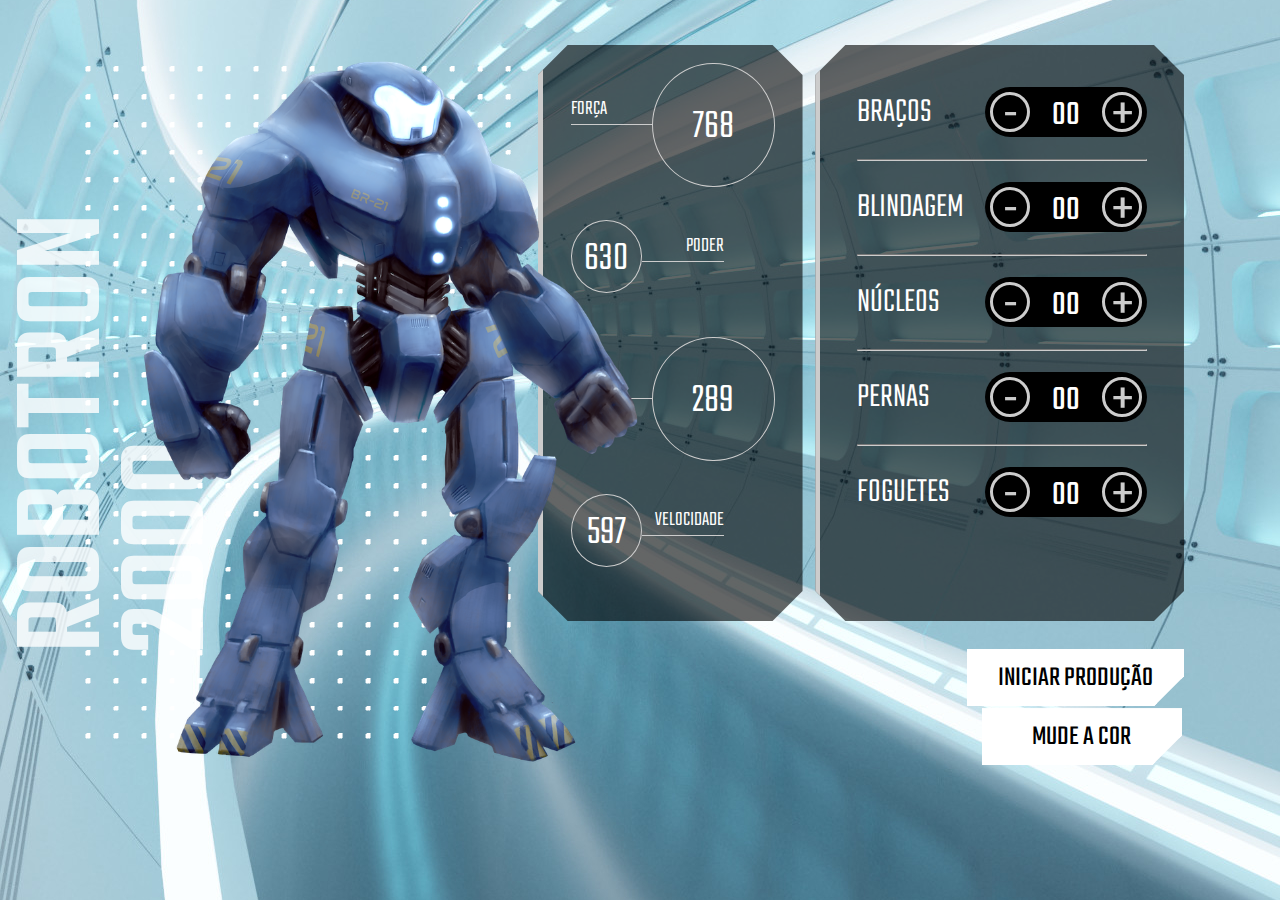
<file: -robotron-2000-projeto_inicial/-robotron-2000-projeto_inicial/index.html>
<!DOCTYPE html>
<html lang="en">
<head>
    <meta charset="UTF-8">
    <meta http-equiv="X-UA-Compatible" content="IE=edge">
    <meta name="viewport" content="width=device-width, initial-scale=1.0">
    <link rel="shortcut icon" type="image/jpg" href="img/favicon.ico"/>
    <title>Robotron 2000</title>

    <link rel="stylesheet" href="css/style.css">
    <link rel="preconnect" href="https://fonts.googleapis.com">
    <link rel="preconnect" href="https://fonts.gstatic.com" crossorigin>
    <link href="https://fonts.googleapis.com/css2?family=Teko:wght@300;500&display=swap" rel="stylesheet"> 

    <script src="./js/main.js" defer></script>
</head>
<body>
    <main>
        <section class="robotron">
            <img class="robo" src="img/robotron.png" alt="Robotron">
            <figcaption class="titulo">ROBOTRON <br>2000</figcaption>
        </section>

        <section class="box estatisticas">
            <div class="estatistica">
                <p class="estatistica-titulo">Força</p>
                <div class="estatistica-valor">
                    <p class="estatistica-numero" data-estatistica="forca">768</p>
                </div>
            </div>
            <div class="estatistica">
                <p class="estatistica-titulo">Poder</p>
                <div class="estatistica-valor">
                    <p class="estatistica-numero" data-estatistica="poder">630</p>
                </div>
            </div>
            <div class="estatistica">
                <p class="estatistica-titulo">Energia</p>
                <div class="estatistica-valor">
                    <p class="estatistica-numero" data-estatistica="energia">289</p>
                </div>
            </div>
            <div class="estatistica">
                <p class="estatistica-titulo">Velocidade</p>
                <div class="estatistica-valor">
                    <p class="estatistica-numero" data-estatistica="velocidade">597</p>
                </div>
            </div>
        </section>

        <section class="equipamentos">
            <form action="" class="montador">
                <div class="box montador-conteudo">
                    <div class="peca">
                        <label for="" class="peca-titulo">Braços</label>
                        <div class="controle">
                            <buttom class="controle-ajuste" id="subtrair" data-controle="-" data-peca="bracos">-</buttom>
                            <input type="text" class="controle-contador" value="00" data-contador>
                            <buttom class="controle-ajuste" id="somar" data-controle="+" data-peca="bracos">+</buttom>
                        </div>
                    </div>
                    <hr class="linha">
                    <div class="peca">
                        <label for="" class="peca-titulo">Blindagem</label>
                        <div class="controle">
                            <buttom class="controle-ajuste" data-controle="-" data-peca="blindagem">-</buttom>
                            <input type="text" class="controle-contador" value="00" data-contador>
                            <buttom class="controle-ajuste" data-controle="+" data-peca="blindagem">+</buttom>
                        </div>
                    </div>
                    <hr class="linha">
                    <div class="peca">
                        <label for="" class="peca-titulo">Núcleos</label>
                        <div class="controle">
                            <buttom class="controle-ajuste" data-controle="-" data-peca="nucleos">-</buttom>
                            <input type="text" class="controle-contador" value="00" data-contador>
                            <buttom class="controle-ajuste" data-controle="+" data-peca="nucleos">+</buttom>
                        </div>
                    </div>
                    <hr class="linha">
                    <div class="peca">
                        <label for="" class="peca-titulo">Pernas</label>
                        <div class="controle">
                            <buttom class="controle-ajuste" data-controle="-" data-peca="pernas">-</buttom>
                            <input type="text" class="controle-contador" value="00" data-contador>
                            <buttom class="controle-ajuste" data-controle="+" data-peca="pernas">+</buttom>
                        </div>
                    </div>
                    <hr class="linha">
                    <div class="peca">
                        <label for="" class="peca-titulo">Foguetes</label>
                        <div class="controle">
                            <buttom class="controle-ajuste" data-controle="-" data-peca="foguetes">-</buttom>
                            <input type="text" class="controle-contador" value="00" data-contador>
                            <buttom class="controle-ajuste" data-controle="+" data-peca="foguetes">+</buttom>
                        </div>
                    </div>
                </div>
                    <input type="submit" value="Iniciar produção" class="producao" id="producao">
                    <input type="button" value="Mude a Cor" class="alterar producao" id="mudarCor">
                </div>
            </form>
        </section>
    </main>
</body>
</html>
</file>
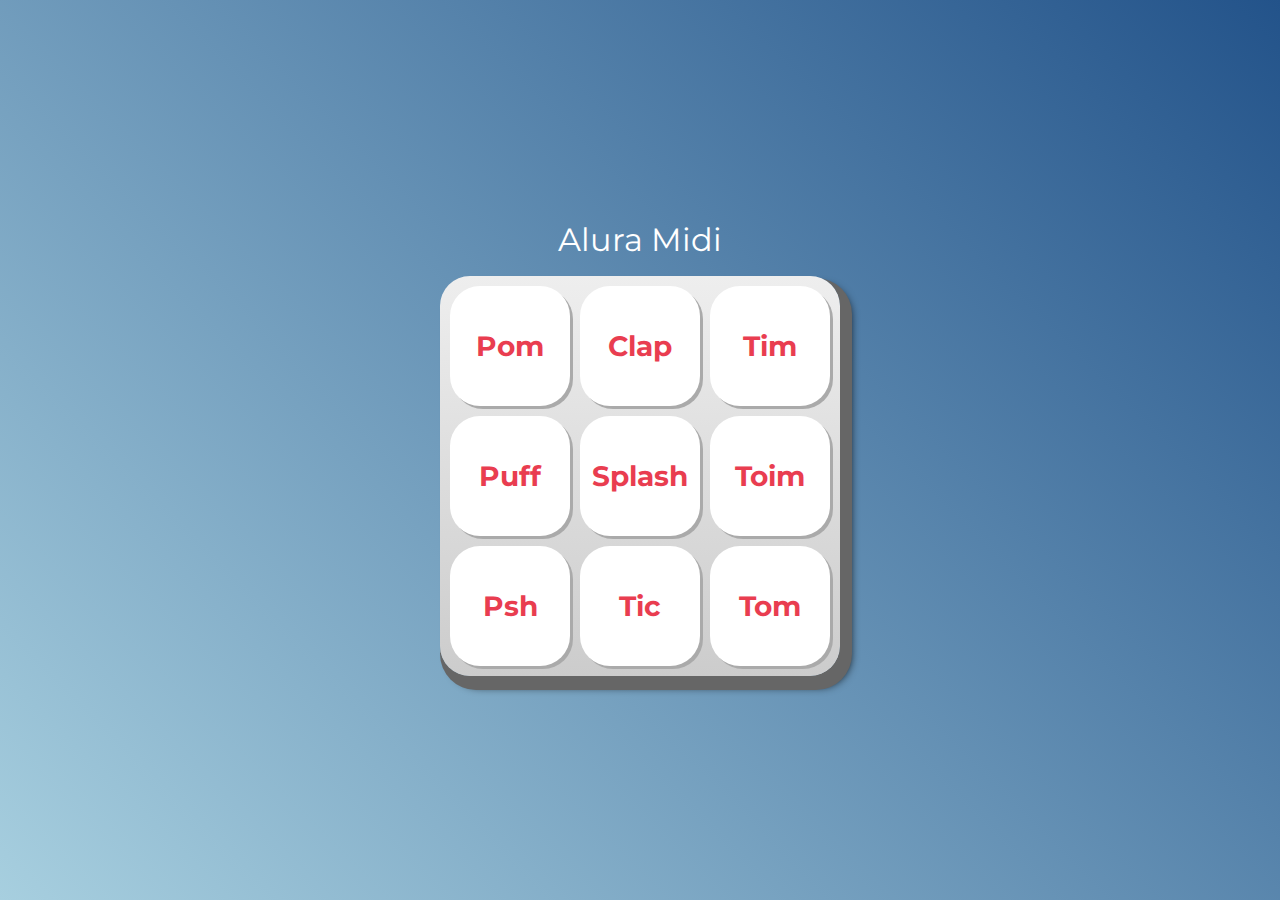
<file: aluramidi-cursoAlura/aluramidi-curso-arquivos-iniciais/index.html>
<!DOCTYPE html>
<html lang="pt-BR">
<head>
    <meta charset="UTF-8">
    <meta http-equiv="X-UA-Compatible" content="IE=edge">
    <meta name="viewport" content="width=device-width, initial-scale=1.0">

    <title>Alura MIDI</title>

    <link rel="preconnect" href="https://fonts.googleapis.com">
    <link rel="preconnect" href="https://fonts.gstatic.com" crossorigin>
    <link href="https://fonts.googleapis.com/css2?family=Montserrat:wght@500;600&display=swap" rel="stylesheet">

    <link rel="icon" type="image/png" href="images/bateria.png">
    <link rel="stylesheet" href="css/reset.css">
    <link rel="stylesheet" href="css/estilos.css">

    <script src="main.js" defer></script>

</head>
<body>

    <h1>Alura Midi</h1>

    <section class="teclado">
        <button class="tecla tecla_pom">Pom</button>
        <button class="tecla tecla_clap">Clap</button>
        <button class="tecla tecla_tim">Tim</button>

        <button class="tecla tecla_puff">Puff</button>
        <button class="tecla tecla_splash">Splash</button>
        <button class="tecla tecla_toim">Toim</button>

        <button class="tecla tecla_psh">Psh</button>
        <button class="tecla tecla_tic">Tic</button>
        <button class="tecla tecla_tom">Tom</button>
    </section>

    <audio src="sounds/keyq.wav" id="som_tecla_pom"></audio>
    <audio src="sounds/keyw.wav" id="som_tecla_clap"></audio>
    <audio src="sounds/keye.wav" id="som_tecla_tim"></audio>
    <audio src="sounds/keya.wav" id="som_tecla_puff"></audio>
    <audio src="sounds/keys.wav" id="som_tecla_splash"></audio>
    <audio src="sounds/keyd.wav" id="som_tecla_toim"></audio>
    <audio src="sounds/keyz.wav" id="som_tecla_psh"></audio>
    <audio src="sounds/keyx.wav" id="som_tecla_tic"></audio>
    <audio src="sounds/keyc.wav" id="som_tecla_tom"></audio>

</body>
</html>
</file>
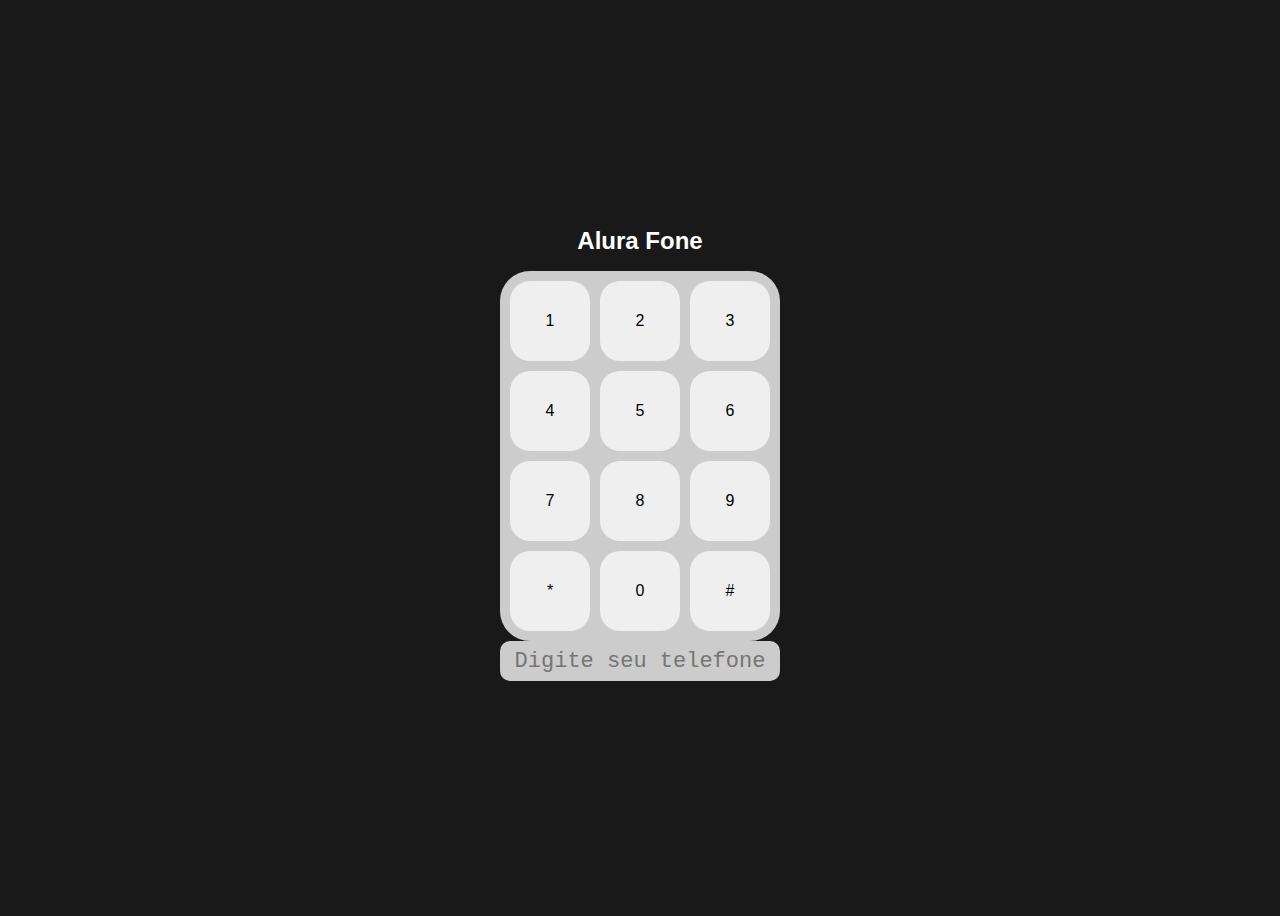
<file: exercicios/ex001/index.html>
<!DOCTYPE html>
<html lang="en">
<head>
    <meta charset="UTF-8">
    <meta http-equiv="X-UA-Compatible" content="IE=edge">
    <meta name="viewport" content="width=device-width, initial-scale=1.0">
    <title>ex001 - Alura</title>
    <link rel="stylesheet" href="style.css">
</head>
<body>
    <h1> Alura Fone </h1>
 <section class="teclado">
    <input type="button" value="1">
    <input type="button" value="2">
    <input type="button" value="3">
    <input type="button" value="4">
    <input type="button" value="5">
    <input type="button" value="6">
    <input type="button" value="7">
    <input type="button" value="8">
    <input type="button" value="9">
    <input type="button" value="*">
    <input type="button" value="0">
    <input type="button" value="#">
  </section>
  <input type="tel" placeholder="Digite seu telefone">
</body>
</html>
</file>
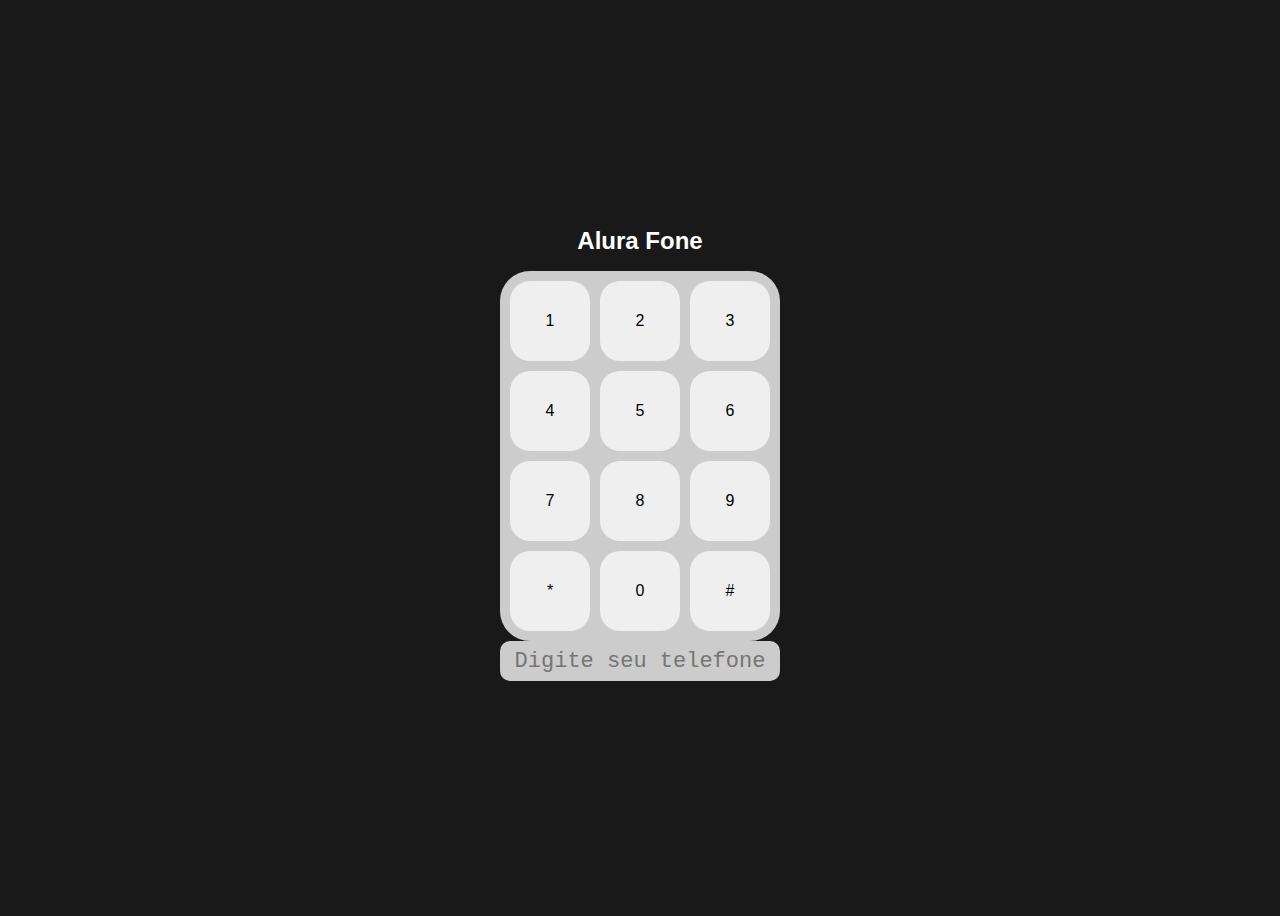
<file: exercicios/ex002/index.html>
<!DOCTYPE html>
<html lang="en">
<head>
    <meta charset="UTF-8">
    <meta http-equiv="X-UA-Compatible" content="IE=edge">
    <meta name="viewport" content="width=device-width, initial-scale=1.0">
    <title>ex001 - Alura</title>
    <link rel="stylesheet" href="style.css">
    <script src="main.js" defer></script>
</head>
<body>
    <h1> Alura Fone </h1>
 <section class="teclado">
    <input type="button" value="1">
    <input type="button" value="2">
    <input type="button" value="3">
    <input type="button" value="4">
    <input type="button" value="5">
    <input type="button" value="6">
    <input type="button" value="7">
    <input type="button" value="8">
    <input type="button" value="9">
    <input type="button" value="*">
    <input type="button" value="0">
    <input type="button" value="#">
  </section>
  <input type="tel" placeholder="Digite seu telefone">
</body>
</html>
</file>
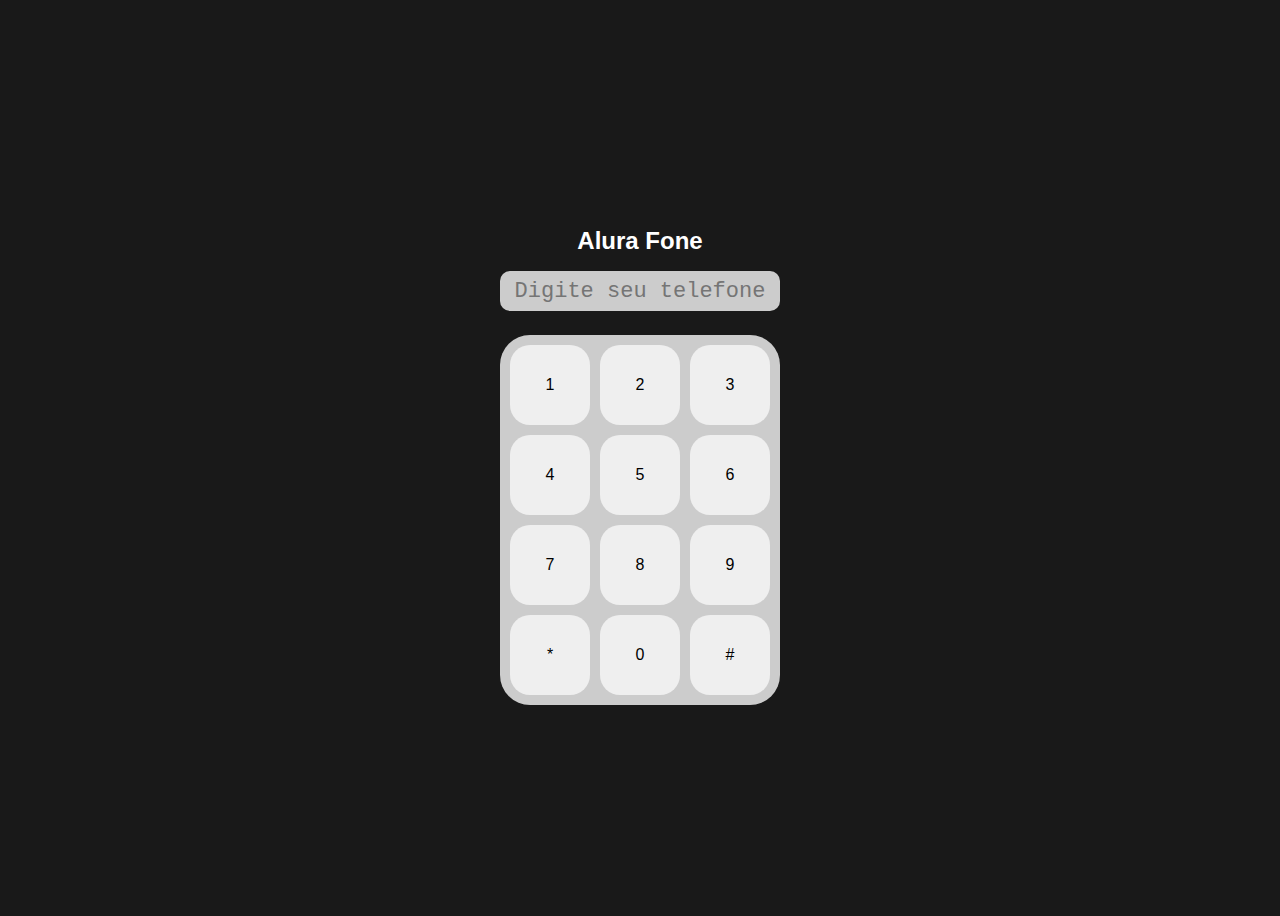
<file: exercicios/ex003/index.html>
<!DOCTYPE html>
<html lang="en">
<head>
    <meta charset="UTF-8">
    <meta http-equiv="X-UA-Compatible" content="IE=edge">
    <meta name="viewport" content="width=device-width, initial-scale=1.0">
    <title>ex003 - Alura </title>
    <link rel="stylesheet" href="styles.css">
    <script src="main.js" defer></script>
</head>
<body>
    <h1> Alura Fone </h1>
<input type="tel" placeholder="Digite seu telefone">
 <section class="teclado">
   <input type="button" value="1">
    <input type="button" value="2">
    <input type="button" value="3">
    <input type="button" value="4">
    <input type="button" value="5">
    <input type="button" value="6">
    <input type="button" value="7">
    <input type="button" value="8">
    <input type="button" value="9">
    <input type="button" value="*">
    <input type="button" value="0">
    <input type="button" value="#">
  </section>
  
</body>
</html>
</file>
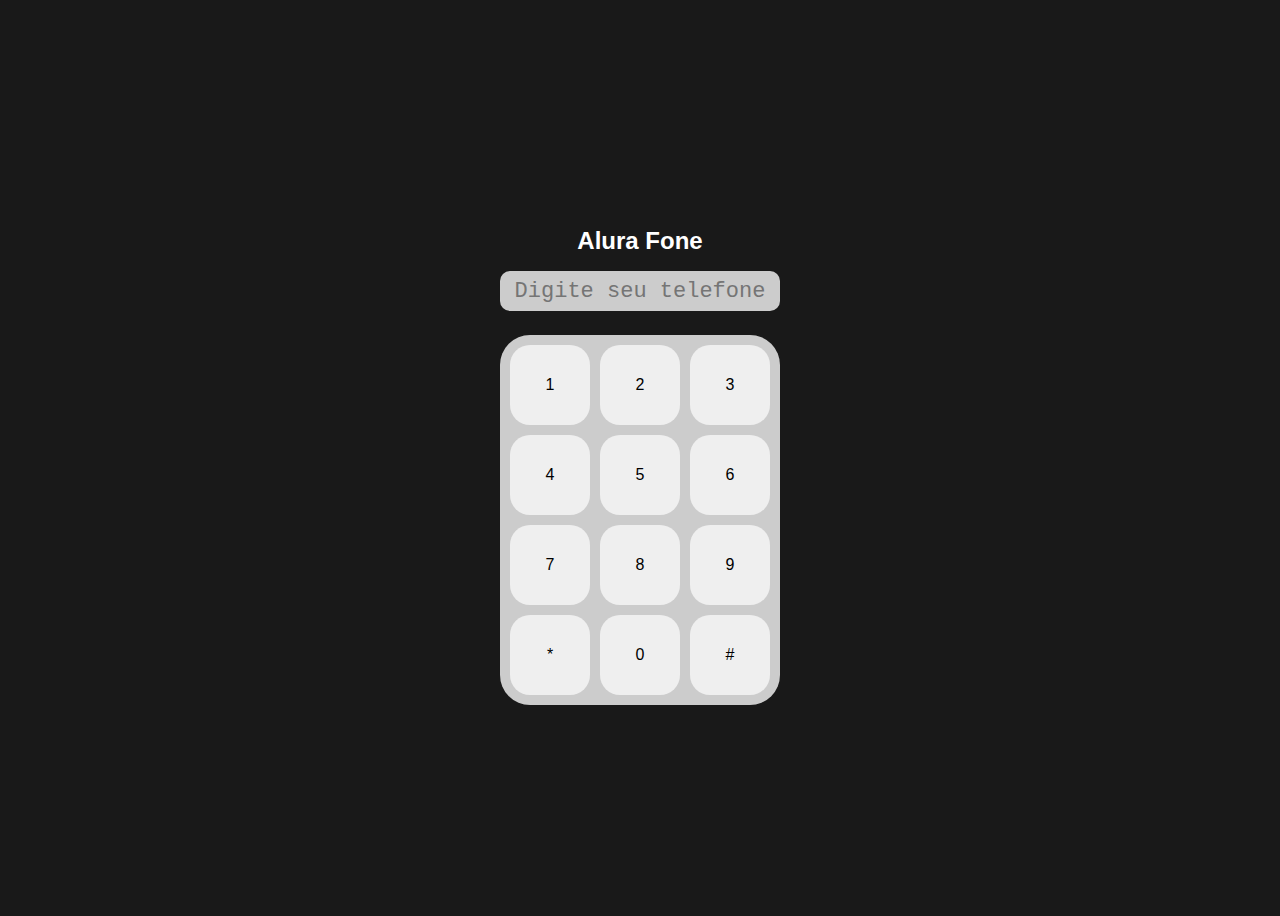
<file: exercicios/ex004/index.html>
<!DOCTYPE html>
<html lang="en">
<head>
    <meta charset="UTF-8">
    <meta http-equiv="X-UA-Compatible" content="IE=edge">
    <meta name="viewport" content="width=device-width, initial-scale=1.0">
    <title>ex004 - Alura</title>
    <link rel="stylesheet" href="style.css">
    <script src="main.js" defer></script>
</head>
<body>
  <h1> Alura Fone </h1>
  <input type="tel" placeholder="Digite seu telefone">
   <section class="teclado">
     <input type="button" value="1">
      <input type="button" value="2">
      <input type="button" value="3">
      <input type="button" value="4">
      <input type="button" value="5">
      <input type="button" value="6">
      <input type="button" value="7">
      <input type="button" value="8">
      <input type="button" value="9">
      <input type="button" value="*">
      <input type="button" value="0">
      <input type="button" value="#">
    </section>  
</body>
</html>
</file>
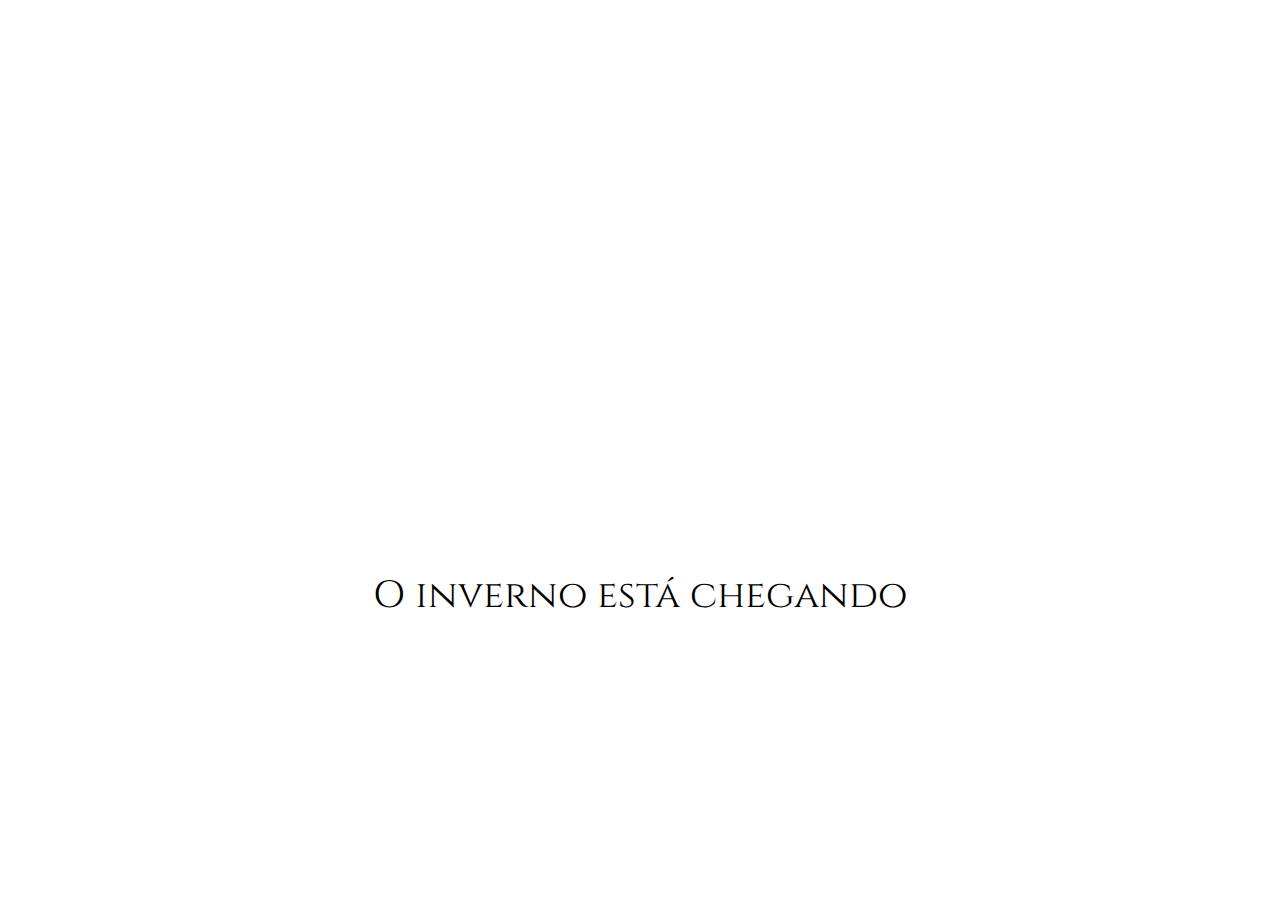
<file: exercicios/ex005/index.html>
<!DOCTYPE html>
<html lang="en" >
<head>
  <meta charset="UTF-8">
  <title>Manipulando o DOM - Aula 1</title>
  <link rel="stylesheet" href="./style.css">
</head>
<body>

<!-- fonte  --> 
<link rel="preconnect" href="https://fonts.googleapis.com"> 
<link rel="preconnect" href="https://fonts.gstatic.com" crossorigin>
<link href="https://fonts.googleapis.com/css2?family=Cinzel:wght@600&display=swap" rel="stylesheet">
<!-- fonte  -->

<section class="container">
<div class="trono"></div>
<p id="texto">O inverno está chegando</p>
</section>

</body>
</html>
</file>
<file: -robotron-2000-projeto_inicial/-robotron-2000-projeto_inicial/css/style.css>
:root {
    --main-cinza: #CCCCCC;
    --main-branco: #FFFFFF;
    --main-preto: #000000;
}

* {
    box-sizing: border-box;
}

body {
    background: url(../img/fundo.jpg);
    background-position: center center;
    background-size: cover cover;
    padding: 0;
    margin: 0;
    font-weight: 300;
}

body, input {
    font-family: 'Teko', sans-serif;
}

main {
    width: 80vw;
    height: 80vh;
    margin: 10vh 8vw 10vh 12vw;
    display: flex;
    gap: 1vw;
}

.robotron {
    background: url(../img/estrutura.png) no-repeat;
    background-position: center center;
    margin: 0;
    flex-basis: 40%;
    position: relative;
}

.robo {
    height: 110%;
    z-index: 1;
    position: absolute;
    left: -20%;
    top: -5%;
}

.titulo {
    transform: rotate(180deg);
    font-weight: 500;
    font-size: 130px;
    position: absolute;
    bottom: 7rem;
    left: -3rem;
    line-height: 0.8;
    writing-mode: vertical-rl;
    text-orientation: mixed;
    color: rgba(255,255,255,0.8)
}

.box {
    background: rgba(0,0,0,0.6);
    clip-path: polygon(calc(100% - 30px) 0, 100% 30px, 100% calc(100% - 30px), calc(100% - 30px) 100%, 30px 100%, 0 calc(100% - 30px), 0 30px, 30px 0);
    border-left: 5px solid var(--main-cinza);
    height: 80%;
}

/****************************** Equipamentos *****/

.equipamentos {
    flex-basis: 32%;
}

.montador {
    height: 100%;;
}

.montador-conteudo {
    padding: 2em 10%;
}

.peca {
    padding: 1em 0;
}

.peca-titulo {
    color: var(--main-branco);
    text-transform: uppercase;
    font-size: 2.5em;
}

.controle {
    background: var(--main-preto);
    border-radius: 25px;
    float: right;
    display: inline-flex;
    padding: 5px;
    align-items: center;
    align-self: flex-end;
}

.controle-contador {
    width: 40px;
    height: 35px;
    background: none;
    border: 0;
    margin: 0 1rem;
    color: var(--main-branco);
    text-align: center;
    font-size: 2.5em;
    display: inline-flex;
    align-items: center;
    padding-top: 8px;
}

.controle-ajuste {
    display: inline-block;
    width: 40px;
    height: 40px;
    line-height: 44px;
    border-radius: 50%;
    color: var(--main-cinza);
    font-size: 4em;
    background: var(--main-preto);
    text-align: center;
    border: 3px solid var(--main-cinza);
    cursor: pointer;
}

.linha {
    border-color: var(--main-cinza);
}

.producao {
    margin-top: 1em;
    font-size: 2em;
    text-transform: uppercase;
    padding: 0.2em 1em;
    float: right;
    border: 3px solid var(--main-branco);
    background: var(--main-branco);
    clip-path: polygon(100% 0, 100% calc(100% - 30px), calc(100% - 30px) 100%, 0 100%, 0 0);
    cursor: pointer;
}

.producao:hover, .select_cor select:hover {
    background: var(--main-preto);
    color: var(--main-branco)
}

.alterar {
    margin: 2px;
    width: 200px;
}

/****************************** Estatísticas *****/
.estatisticas {
    flex-basis: 23%;
    padding: 2em 2em 0;
}

.estatistica {
    color: var(--main-branco);
    display: flex;
    align-items: flex-start;
    height: 25%;
}

.estatistica-titulo {
    font-size: 1.5em;
    border-bottom: 1px solid var(--main-cinza);
    flex-basis: 40%;
    text-transform: uppercase;
    order: 1
}

.estatistica-valor {
    flex-basis: 60%;
    position: relative;
    margin: 10px 0 0;
    order: 2;
    margin: -10px 0 0;
}

.estatistica-valor::after {
    content: "";
    display: block;
    padding-bottom: 100%;
    border: 1px solid var(--main-cinza);
    border-radius: 50%;
}

.estatistica-numero {
    position: absolute;
    top: 50%;
    transform: translateY(-46%);
    width: 100%;
    line-height: 100%;
    text-align: center;
    font-size: 3em;
    margin: 0;
}

.estatistica:nth-child(2n) .estatistica-titulo {
    order: 2;
    text-align: right;
}

.estatistica:nth-child(2n) .estatistica-valor {
    order: 1;
    flex-basis: 35%;
    margin: 10px 0 0;
}

@media screen and (max-width: 1600px) {
    body { 
        font-size: 14px;
    }
    main {
        width: 90vw;
        height: 80vh;
        margin: 5vh auto;
    }
}

@media screen and (max-width: 1200px) {
    body { 
        font-size: 13px;
    }

    main {
        width: 96vw;
        height: 80vh;
        margin: 10vh auto;
    }
}
</file>
<file: aluramidi-cursoAlura/aluramidi-curso-arquivos-iniciais/css/estilos.css>
:root {
  --cinza: #aaa;
  --vermelha: #e93d50;
  --vermelha-escura: #af303f;
  --branca: #fff;
  --luz: rgb(229, 255, 0);
}

body {
  align-items: center;
  background: linear-gradient(45deg, #a7cfdf 0%,#23538a 100%);
  display: flex;
  justify-content: center;
  flex-direction: column;
  font-family: 'Montserrat', sans-serif;
  min-height: 100vh;
}

h1 {
  color: var(--branca);
  margin-bottom: 20px;
  font-size: 2rem;
}

.teclado {
  background: linear-gradient(to bottom, #eeeeee 0%,#cccccc 100%);
  box-shadow: 6px 8px 0 6px #666, 10px 10px 10px #000;
  border-radius: 30px;
  display: grid;
  gap: 10px;
  grid-template-columns: repeat(3, 1fr);
  padding: 10px;
}

.tecla {
  background-color: var(--branca);
  border-radius: 30px;
  box-shadow: 3px 3px 0 var(--cinza);
  color: var(--vermelha);
  cursor: pointer;
  height: 120px;
  font-size: 1.75em;
  font-weight: bold;
  line-height: 120px;
  text-align: center;
  width: 120px;
}

.tecla.ativa,
.tecla:active {
  background-color: var(--vermelha);
  border: 4px solid  var(--vermelha);
  box-shadow: 3px 3px 0 var(--vermelha-escura) inset;
  color: var(--branca);
  outline: none;
}

.tecla.focus,
.tecla:focus {
  outline: none;
  box-shadow: 1px 1px 10px var(--luz);
}

.tecla.active:focus,
.tecla:active:focus {
  box-shadow: 3px 3px 0 var(--vermelha-escura) inset, 1px 1px 10px var(--luz);
}
</file>
<file: exercicios/ex001/style.css>
* {
    box-sizing: border-box;
  }
  
  body {
    display: flex;
    justify-content: center;
    align-items: center;
    flex-direction: column;
    background-color: #191919;
    min-height: 100vh;
  }
  
  input {
    border: none;
    color: inherit;
    font-size: inherit;
    font-weight: inherit;
    font-family: inherit;
  }
  
  h1 {
    font-family: 'Montserrat', sans-serif;
    font-size: 24px;
    color: #fff;
  }
  
  .teclado {
    display: grid;
    grid-template-columns: repeat(3, 1fr);
    gap: 10px; 
    background-color: #cccccc;
    border-radius: 30px;
    padding: 10px;
  }
  
  input[type=button] {
    border-radius: 20px;
    cursor: pointer;
    font-family: 'Montserrat', sans-serif;
    height: 80px;
    width: 80px;
  }
  
  input[type=tel] {
    background-color: #cccccc;
    border-radius: 10px;
    font-family: monospace;
    font-size: 22px;
    height: 40px;
    margin-bottom: 24px;
    padding: 10px;
    text-align: center;
    width: 280px;
  }
</file>
<file: exercicios/ex002/style.css>
* {
    box-sizing: border-box;
  }
  
  body {
    display: flex;
    justify-content: center;
    align-items: center;
    flex-direction: column;
    background-color: #191919;
    min-height: 100vh;
  }
  
  input {
    border: none;
    color: inherit;
    font-size: inherit;
    font-weight: inherit;
    font-family: inherit;
  }
  
  h1 {
    font-family: 'Montserrat', sans-serif;
    font-size: 24px;
    color: #fff;
  }
  
  .teclado {
    display: grid;
    grid-template-columns: repeat(3, 1fr);
    gap: 10px; 
    background-color: #cccccc;
    border-radius: 30px;
    padding: 10px;
  }
  
  input[type=button] {
    border-radius: 20px;
    cursor: pointer;
    font-family: 'Montserrat', sans-serif;
    height: 80px;
    width: 80px;
  }
  
  input[type=tel] {
    background-color: #cccccc;
    border-radius: 10px;
    font-family: monospace;
    font-size: 22px;
    height: 40px;
    margin-bottom: 24px;
    padding: 10px;
    text-align: center;
    width: 280px;
  }
</file>
<file: exercicios/ex003/styles.css>
* {
    box-sizing: border-box;
  /*   margin: 0;
    padding: 0; */
  }
  
  body {
    display: flex;
    justify-content: center;
    align-items: center;
    flex-direction: column;
  
    background-color: #191919;
    min-height: 100vh;
  }
  
  input {
    border: none;
    color: inherit;
    font-size: inherit;
    font-weight: inherit;
    font-family: inherit;
  }
  
  h1 {
    font-family: 'Montserrat', sans-serif;
    font-size: 24px;
    color: #fff;
  }
  
  .teclado {
    display: grid;
    grid-template-columns: repeat(3, 1fr);
    gap: 10px; 
  
    background-color: #cccccc;
    border-radius: 30px;
  
    padding: 10px;
  }
  
  input[type=button] {
    border-radius: 20px;
    cursor: pointer;
    font-family: 'Montserrat', sans-serif;
    height: 80px;
    width: 80px;
  }
  
  input[type=tel] {
    background-color: #cccccc;
    border-radius: 10px;
    font-family: monospace;
    font-size: 22px;
    height: 40px;
    margin-bottom: 24px;
    padding: 10px;
    text-align: center;
    width: 280px;
  }
  
  .ativa {
    background-color: yellow;
  }
</file>
<file: exercicios/ex004/style.css>
* {
    box-sizing: border-box;
  }
  
  body {
    display: flex;
    justify-content: center;
    align-items: center;
    flex-direction: column;
    background-color: #191919;
    min-height: 100vh;
  }
  
  input {
    border: none;
    color: inherit;
    font-size: inherit;
    font-weight: inherit;
    font-family: inherit;
  }
  
  h1 {
    font-family: 'Montserrat', sans-serif;
    font-size: 24px;
    color: #fff;
  }
  
  .teclado {
    display: grid;
    grid-template-columns: repeat(3, 1fr);
    gap: 10px; 
    background-color: #cccccc;
    border-radius: 30px;
    padding: 10px;
  }
  
  input[type=button] {
    border-radius: 20px;
    cursor: pointer;
    font-family: 'Montserrat', sans-serif;
    height: 80px;
    width: 80px;
  }
  
  input[type=tel] {
    background-color: #cccccc;
    border-radius: 10px;
    font-family: monospace;
    font-size: 22px;
    height: 40px;
    margin-bottom: 24px;
    padding: 10px;
    text-align: center;
    width: 280px;
  }

  .ativa {
    background-color: yellow;
  }
</file>
<file: exercicios/ex005/style.css>
* {
    margin: 0;
    padding: 0;
  }
  
  body {
    background: var(--cor-fundo);
    color: var(--cor-fonte);
    font-family: 'Cinzel', serif;
    font-size: 38px;
    user-select: none;
    transition: 2s;
  }
  
  .container {
    height: 90vh;
    width: 100%;
    display: flex;
    flex-direction: column;
    justify-content: center;
    align-items: center;
  }
  
  .trono {
    background-image: url("https://caelum-online-public.s3.amazonaws.com/1369-alura-mais-dark-mode/trono-preto.png");
    background-size: cover;
    width: 450px;
    height: 350px;
    margin-bottom: 30px;
    position: relative;
    top: 10%;
    right: 5%;
  }
</file>
